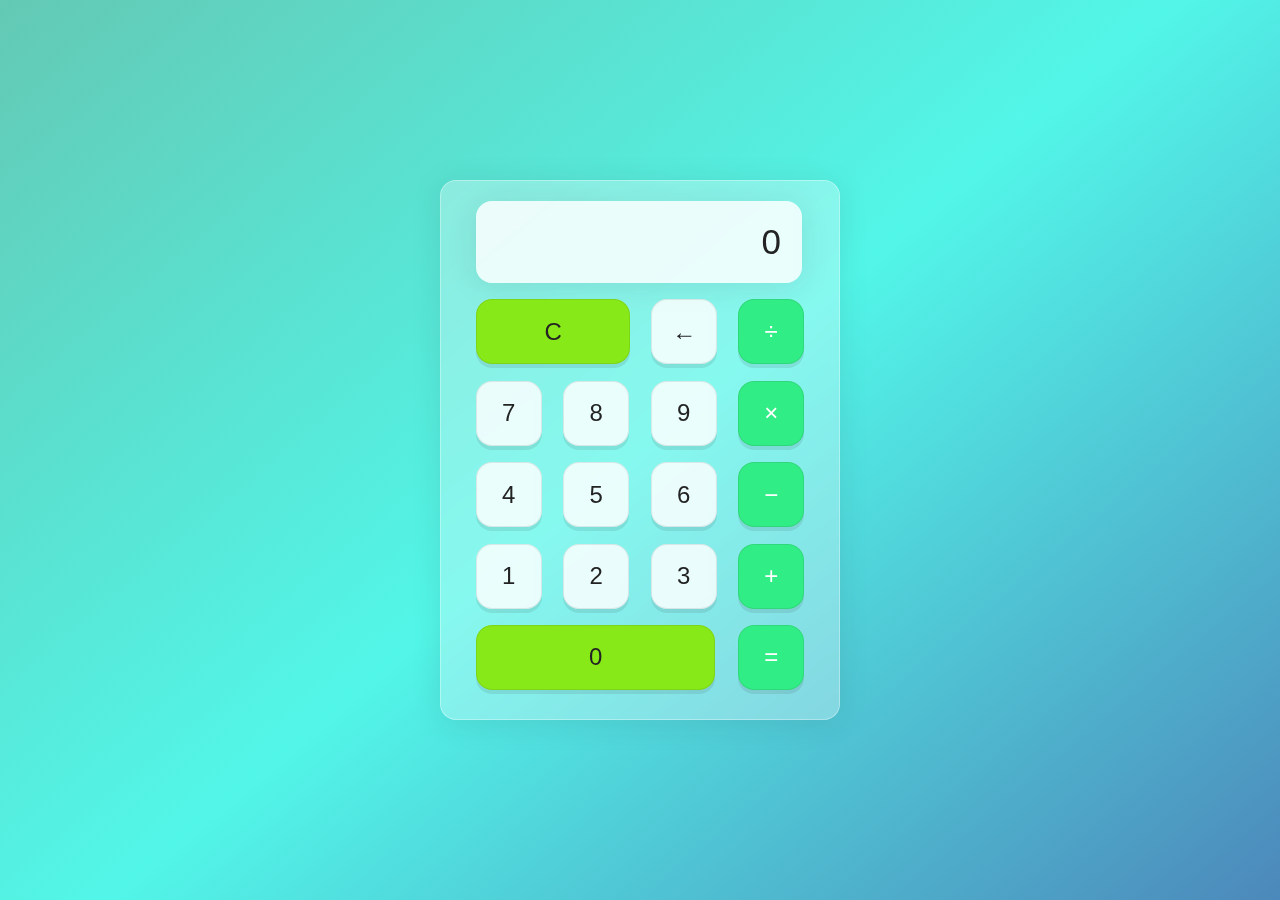
<file: Calculator/index.html>
<!-- html5 ist das aktuellst html -->
<!DOCTYPE html>
<html lang="en">
<head>
    <meta charset="UTF-8">
    <meta name="viewport" content="width=device-width, initial-scale=1.0">
    <title>Calculator</title> 
    <link rel="stylesheet" href="style.css">
</head>

<body>
    
    <div class="wrapper">
        <section class="screen">
            0
        </section>

        <section class="calc-buttons">
            <div class="calc-button-row">
                <button class="calc-button double">   
                    C
                </button>
                <button class="calc-button">
                    &larr;
                </button>
                <button class="calc-button">
                    &divide;
                </button>
            </div>

            <div class="calc-button-row">
                <button class="calc-button">
                    7
                </button>
                <button class="calc-button">
                    8
                </button>
                <button class="calc-button">
                    9
                </button>
                <button class="calc-button">
                    &times;
                </button>
            </div>    
            <div class="calc-button-row">
                <button class="calc-button">
                    4
                </button>
                <button class="calc-button">
                    5
                </button>
                <button class="calc-button">
                    6
                </button>
                <button class="calc-button">
                    &minus;
                </button>
            </div>
            
            <div class="calc-button-row">
                <button class="calc-button">
                    1
                </button>
                <button class="calc-button">
                    2
                </button>
                <button class="calc-button">
                    3
                </button>
                <button class="calc-button">
                    &plus;
                </button>
            </div>

            <div class="calc-button-row">
                <button class="calc-button triple">
                    0
                </button>
                <button class="calc-button">
                    &equals;
                </button>
            </div>

        </section>

    </div>

    <script src="script.js"></script>

</body>

</html>
</file>
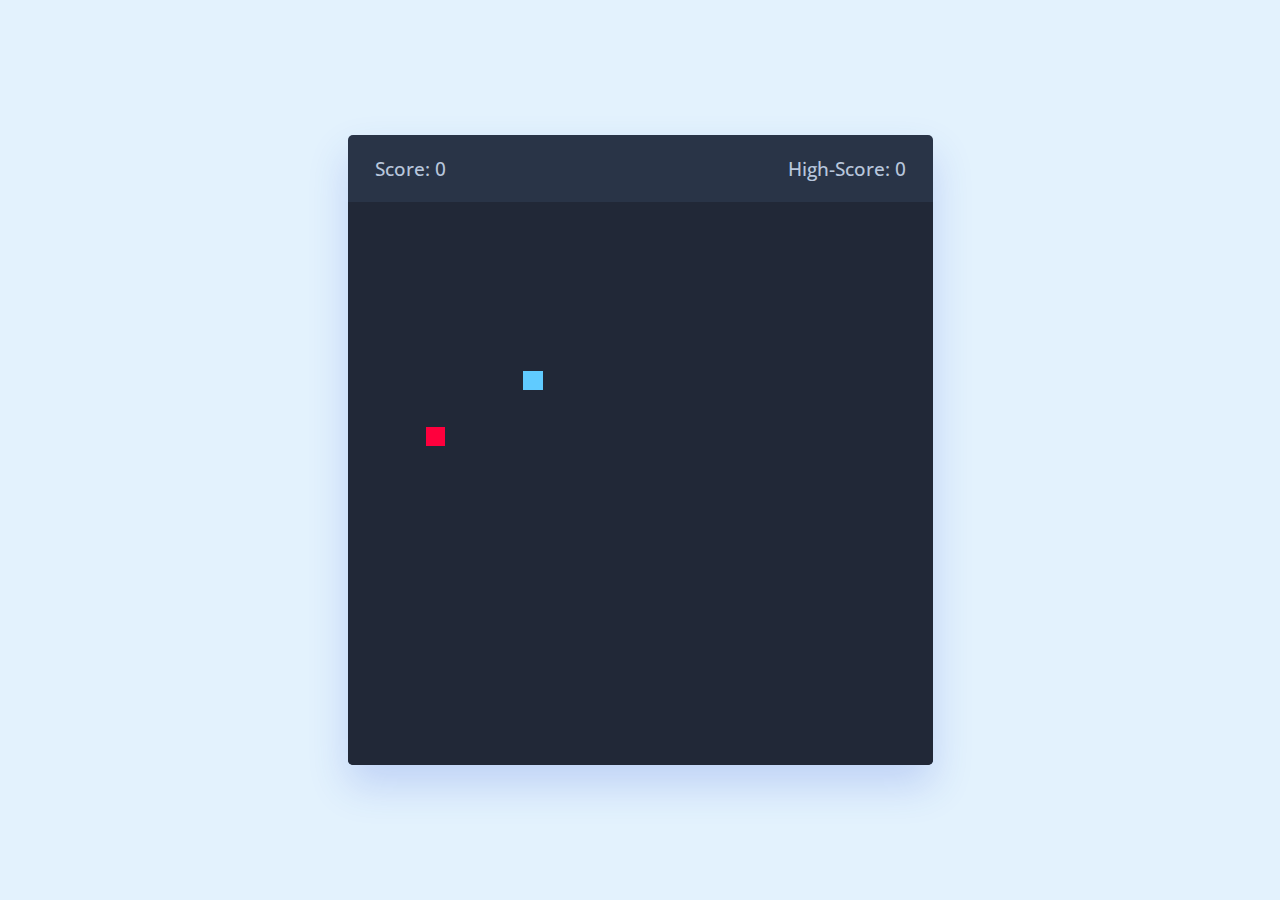
<file: Snake Game/index.html>
<!DOCTYPE html>
<html lang="en">
<head>
    <meta charset="UTF-8">
    <meta name="viewport" content="width=device-width, initial-scale=1.0">

    <!-- this is for referencing to the fonts and to the css-file -->
    <link rel="stylesheet" href="https://cdnjs.cloudflare.com/ajax/libs/font-awesome/6.4.2/css/all.min.css"> 
    <link rel="stylesheet" href="style.css">
    <title>Snake-Game</title>
</head>

<body>
    <!-- wrapper is often used for layout or styling purposes -->
    <div class="wrapper"> 
        <!-- "game-details" represents a specific section on the webpage -->
        <div class="game-details">
            <!-- this span represent an area with the text written in
            0 is the default value -->
            <span class="score">Score: 0</span>
            <span class="high-score">High-Score: 0</span>
        </div>

        <div class="play-board"></div>

        <div class="controls">
            <!-- data-key is a custom attribute with the value "ArrowLeft" -->
            <!-- custom attributes store additional data associated with the element -->
            <i data-key="ArrowLeft" class="fa-solid fa-arrow-left-long"></i>
            <i data-key="ArrowUp" class="fa-solid fa-arrow-up-long"></i>
            <i data-key="ArrowRight" class="fa-solid fa-arrow-right-long"></i>
            <i data-key="ArrowDown" class="fa-solid fa-arrow-down-long"></i>
        </div>
    </div>
    
    
    <script src="index.js"></script>
</body>

</html>
</file>
<file: Calculator/style.css>
html{
    box-sizing: border-box;
    height: 100%;
}

*,
*::before,
*::after{
    box-sizing: inherit;
    margin: 0;
    padding: 0;
}

body{
    align-items: center;
    background: linear-gradient(320deg, #4c88bb, #52f6e8,
    #63c9b4);
    display: flex;
    font-family: 'Dosis', sans-serif;
    font-display: swap;
    height: inherit;
    justify-content: center;    /*puts the calc in the middle of the box*/
}

.wrapper{
    backdrop-filter: blur(5.5px);
    -webkit-backdrop-filter: blur(5.5px);
    border-radius: 16px;
    box-shadow: 0 4px 30px rgba(35, 35, 35, 0.1);
    color: #232323;
    backdrop-filter: blur(4px);
    -webkit-backdrop-filter: blur(4px);
    background: rgba(255, 255, 255, 0.30);
    border: 1px solid rgba(255, 255, 255, 0.34);
    flex-basis: 400px; /*raises the box with  the calculator*/
    height: 540px; /*increases height of the box*/
    padding: 20px 35px;
}

/*this is from the section screen from the .html-file, where the "0" is written*/
.screen{
    backdrop-filter: blur(5.5px);
    -webkit-backdrop-filter: blur(5.5px);
    background: rgba(255, 255, 255, 0.75);
    border: 1px solid rgba(255, 255, 255, 0.01);
    border-radius: 16px;
    box-shadow: 0 4px 30px rgba(35, 35, 35, 0.1);
    color: #232323;
    font-size: 35px;
    overflow: auto;
    padding: 20px;
    text-align: right;
    width: 326px;
}

/*changes for the button-rows*/
.calc-button-row{
    display: flex;
    justify-content: space-between;
    margin: 5% 0;
}

/*changes for the buttons*/
.calc-button{
    backdrop-filter: blur(5.5px);
    -webkit-backdrop-filter: blur(5.5px);
    background: rgba(255, 255, 255, 0.75);
    border: 1px solid rgba(35, 35, 35, 0.1);
    border-radius: 16px;
    box-shadow: 0 4px rgba(35, 35, 35, 0.1);
    color: #232323;
    flex-basis: 20%;
    font-family: inherit;
    font-size: 24px;
    height: 65px;
}

/*adjusting the different operations on the right of the calculator*/
.calc-button:last-child{
    backdrop-filter: blur(5.5px);
    -webkit-backdrop-filter: blur(5.5px);
    background: rgba(255, 255, 255, 0.75);
    border: 1px solid rgba(35, 35, 35, 0.1);
    border-radius: 16px;
    box-shadow: 0 4px rgba(35, 35, 35, 0.1);
    color: #fff;
    background: #30ed85;
}

.calc-button:last-child:hover{
    background-color: inherit;
    color: inherit;
}

.calc-button:hover{
    background-color: inherit;
}

.calc-button:active{
    background-color: #46beaa;
}

.double{
    flex-basis: 47%;
    background-color: #87e917;
}

.triple{
flex-basis: 73%;
background-color: #87e917;
}
</file>
<file: Snake Game/style.css>
@import url('https://fonts.googleapis.com/css2?family=Mooli&family=Open+Sans:wght@300;400;500;600;700&family=Poppins:ital,wght@0,200;0,300;1,500&display=swap');

/* sets some default styles for all elements on the web */
*{
    padding: 0;
    margin: 0;
    box-sizing: border-box;
    font-family: 'Open Sans', sans-serif;
}

body{

    /* flex because it allows you to align/distribute elements in the box */
    /* the body will behave like a flex container */
    display: flex;

    /* aligns the child elements of the body vertically along the cross-axis */
    align-items: center;
    justify-content: center;

    /* vh=viewport height unit (corresponds to the visible area of the browsers window) */
    min-height: 100vh;

    background: #e3f2fd;
}

/* styling the elements in the wrapper and the wrapper himself */
.wrapper{
    /* vmin (relative measurement unit that represents the smaller of the viewport´s
    width and height */
    width: 65vmin;
    height: 70vmin;

    /* makes the wrapper to a flex container, which allows to use the flexbox layout properties
    to control the arrangements of the child elements */
    display: flex;

    /* hides any content which overflows the boundaries of the wrapper */
    overflow: hidden;

    /* child elements inside the wrapper will be  stacked vertically, one below another */
    flex-direction: column;

    /* within the flex container this centers the child elements on the vertical and horizontal axis */
    justify-content: center;

    background: #293447;

    /* rounds the corners of the box */
    border-radius: 5px;

    /* adds a shadow to the box. horizontal offset (0), vertical offset (20px), blur (40px),
    color with RGBA (red,green,blue,alpha */
    box-shadow: 0 20px 40px rgba(52, 87, 220, 0.2);
}

/* styling the score and high-score text */
.game-details{
    color: #b8c6dc;
    font-weight: 500;
    font-size: 1.2rem;

    /* creates space between text and box-boundaries */
    /* 20px 27px represent the top/bot and left/right padding */
    padding: 20px 27px;
    display: flex;

    /* creates space between the child elements */
    justify-content: space-between;
}

.play-board{
    /* the play-board will take up the full place of the parent container */
    height: 100%;
    width: 100%;

    /* creates a grid layout for the child elements */
    display: grid;
    background: #212837;

    /* creates the field for the game */
    /* creates a grid with 30 rows and 30 columns with equal fraction of available space (1fr) */
    grid-template: repeat(30, 1fr) / repeat(30, 1fr);
}

/* color of the food */
.play-board .food{
    background: #ff003d;
}

/* color of the head of the snake */
.play-board .head{
    background: #60cbff;
}

.controls{
    /* controls are hidden. often used to hide elements on the webpage and show
    it later with javascript or smth else */
    display: none;
    justify-content: space-between;
}

.controls i{
    padding: 25px 0;
    text-align: center;
    font-size: 1.3rem;
    color: #b8c6dc;

    /* sets the width to 25% of the parent width */
    width: calc(100% / 4);

    /* changes the mouse cursor to a pointer when hovering over the <i>elements */
    cursor: pointer;
    border-right: 1px solid #171b26;
}

/* media query that specifies a set of rules which are applied for screens smaller than 800px in width */
/* such things are used for webpages which can adapt to different screen sizes */
/* all things written in there will apply when the screen-width is smaller than 800px */
@media screen and (max-width: 800px) {
    .wrapper{
        width: 90vmin;
        height: 115vmin;
    }

    .game-details{
        font-size: 1rem;
        padding: 15px 27px;
    }

    .controls{
        display: flex;
    }

    .controls i{
        padding: 15px 0;
        font-size: 1rem;
    }  
}
</file>
